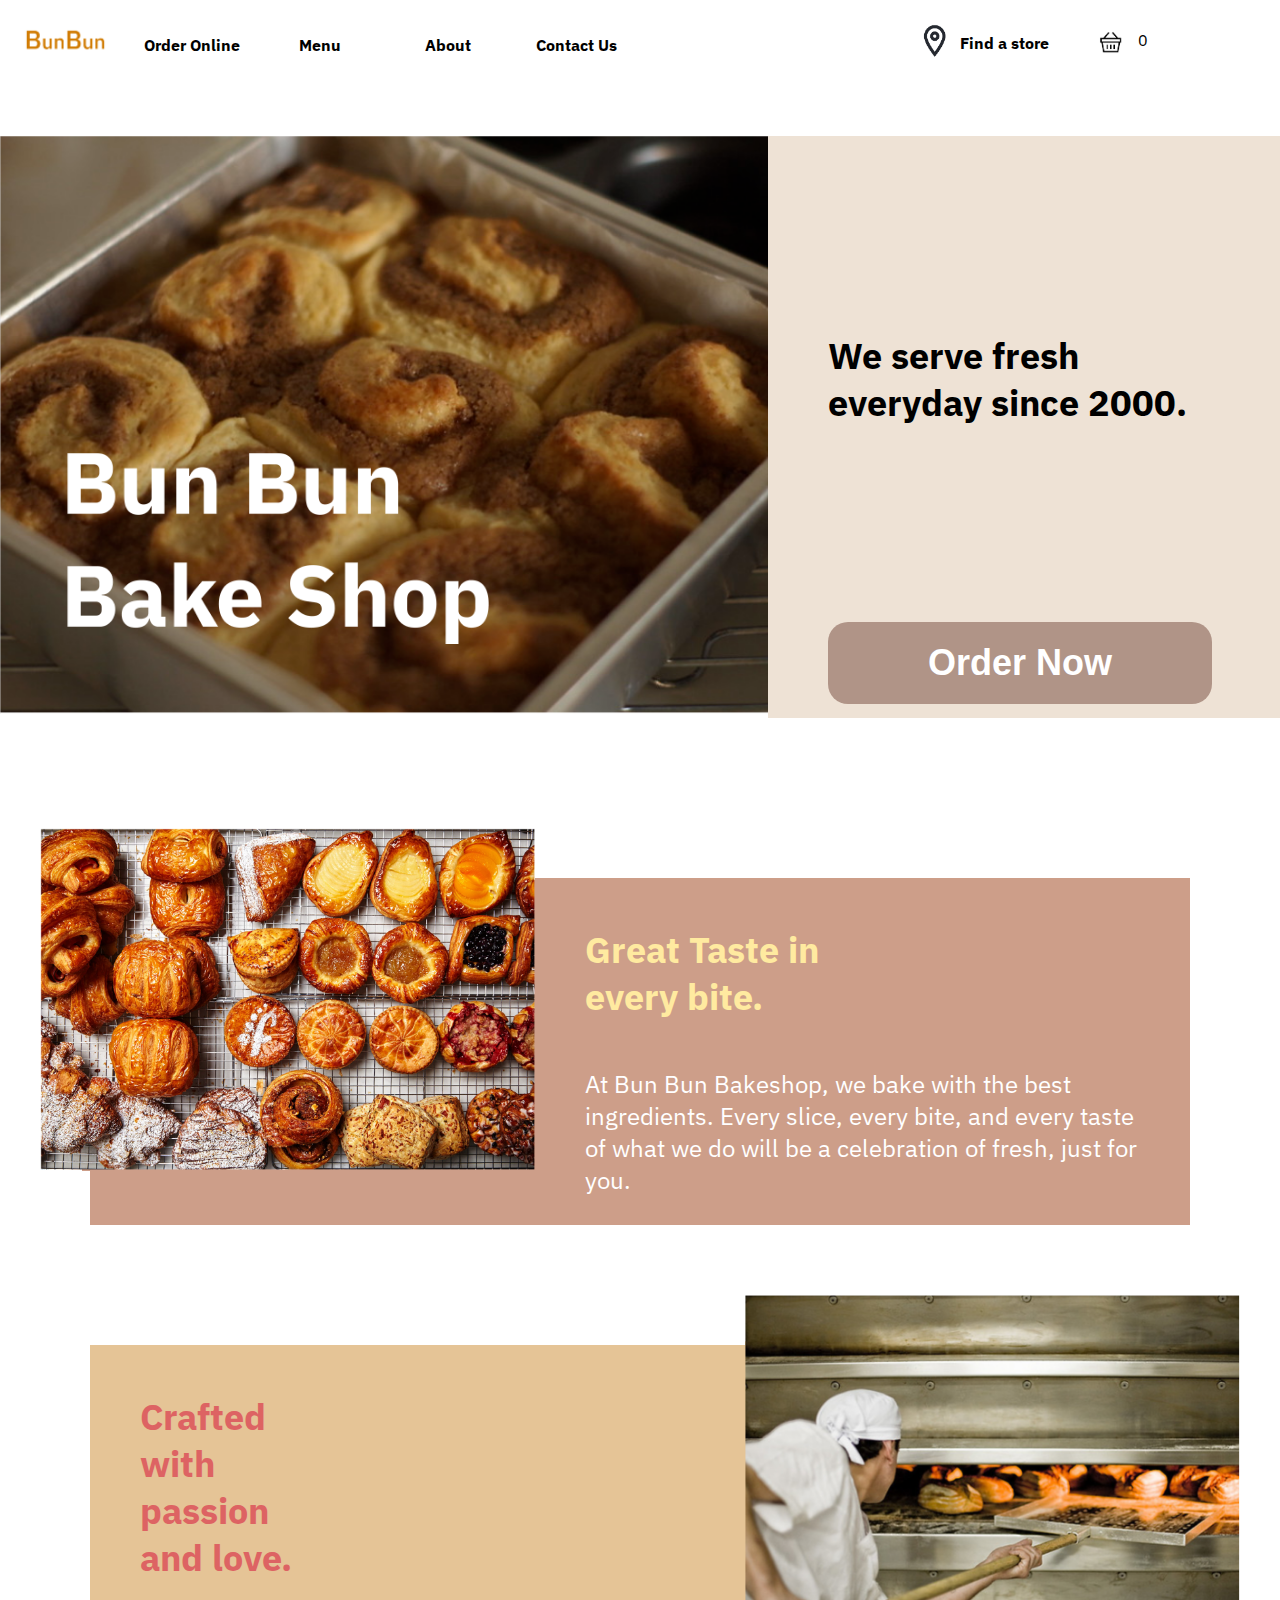
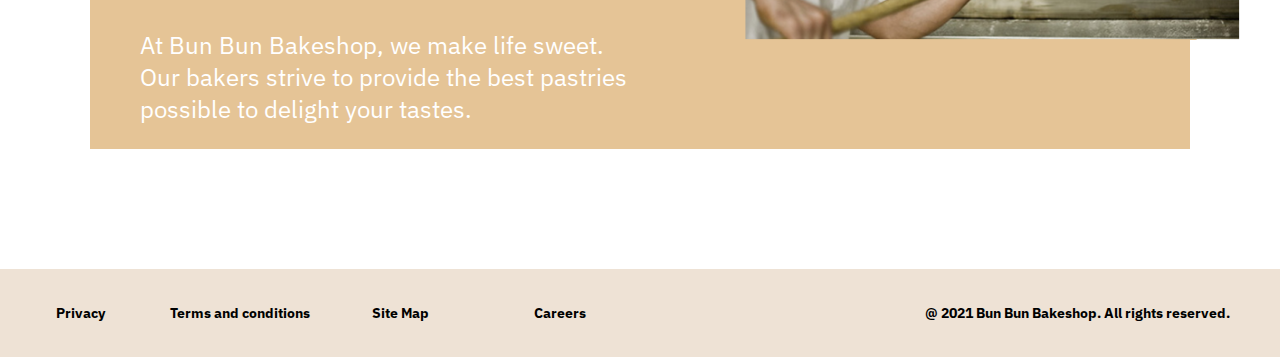
<file: index.html>
<!DOCTYPE html>
<html lang="en">
<head>
  <meta charset="utf-8">
  <meta name="viewport" content="width=device-width, initial-scale=1.0">

  <title>PUI-Homework 5</title>

  <!-- Fonts -->

  <link rel="preconnect" href="https://fonts.gstatic.com">
<link href="https://fonts.googleapis.com/css2?family=IBM+Plex+Sans&display=swap" rel="stylesheet">

  <!-- CSS Code -->
  <link rel="stylesheet" type="text/css" href="style.css">

  <script src="rolls.js"></script>

  <!-- Your JS Code -->
  <script src="main.js"></script>

</head>
<body onload="getQuantity()">


<!-- top navigation bar -->
    <nav class="top-nav">
      <div class="row">
        <div class="first">
          <ul>
            <li>
              <a href="index.html">
                <img class="img" src="img/logo.png" alt="logo image"> 
              </a>
            </li>
            <li>
              <a href=""><b> Order Online </b></a>
            </li>
            <li>
              <a href="products.html"><b> Menu</b></a>
            </li>
            <li>
              <a href=""><b> About </b></a>
            </li>
            <li>
              <a href=""><b> Contact Us </b></a>
            </li>
          </ul>
        </div>
        
        <div class="second">
          <div id="top-right-grid">
            <p> </p>
            <img src="img/location.png" class="img" alt="location icon">
            <p id="top-right-text"> <b> Find a store</b></p>
            <a href="cart.html" id="cartRef">
              <img src="img/icons.png" class="icon-img" alt="icons image">
              <p class="num" id="quantity"> 0 </p>
            </a>
          </div>
        </div>

      </div>
    </nav>



    <!-- landing picture -->
    <div class="row">
      <div class="seven">
        <img src="img/landing_page.png" class="img" alt="landing picture">
      </div>
      <div class="three">
        <br/><br/><br/><br/><br/><br/><br/><br/>
        <h3> We serve fresh everyday since 2000.  </h3>
        <br/><br/><br/><br/><br/><br/><br/><br/>
        <a href="products.html" style="cursor: pointer"> 
          <button id="orderNow"> <b> Order Now </b></button>
        </a>
      </div>

    </div>
    <br/><br/><br/><br/><br/><br/><br/><br/>



    <!-- Great taste in every bite section -->
    <div id="pink_row">
      <div class="left">
        <img src="img/GTIEB.png" id="left_offset" alt="picture of pastry">
      </div>

      <div class="right">
        <h4 id="GTIEB"> <b> </b>Great Taste in every bite. </b></h4>
        <p class="landing_text"> At Bun Bun Bakeshop, we bake with the best ingredients. Every slice, every bite, and every taste of what we do will be a celebration of fresh, just for you.</p>
      </div>

    </div>
    <br/><br/><br/><br/><br/><br/>


  <!-- Crafted with passion and love section -->
    <div id="brown_row">
      <div class="right">
        <h4 id="CWPL" style="margin-left: 50px"> <b> </b>Crafted with passion and love. </b></h4>
        <p class="landing_text" style="margin-left: 50px"> At Bun Bun Bakeshop, we make life sweet. Our bakers strive to provide the best pastries possible to delight your tastes.</p>
      </div>
      <div class="left">
        <img src="img/CWPL.png" id="right_offset" alt="picture of a baker">
      </div>
    </div>

    <br/><br/><br/><br/><br/><br/>

    <!-- footer -->
    <footer>
      <nav class="footer-nav">
        <div class="row">
          <div class="first">
            <ul>
              <li>
                <p> <b> Privacy </b> </p>
              </li>
              <li>
                <p><b> Terms and conditions </b></p>
              </li>
              <li>
                <p><b> Site Map</b></p>
              </li>
              <li>
                <p><b> Careers </b></p>
              </li>
            </ul>
          </div>
          
          <div class="second">
            <p id="reserved"> <b> @ 2021 Bun Bun Bakeshop. All rights reserved. </b></p>
          </div>

        </div>
      </nav>
    </footer>


  </div>
</body>
</html>
</file>
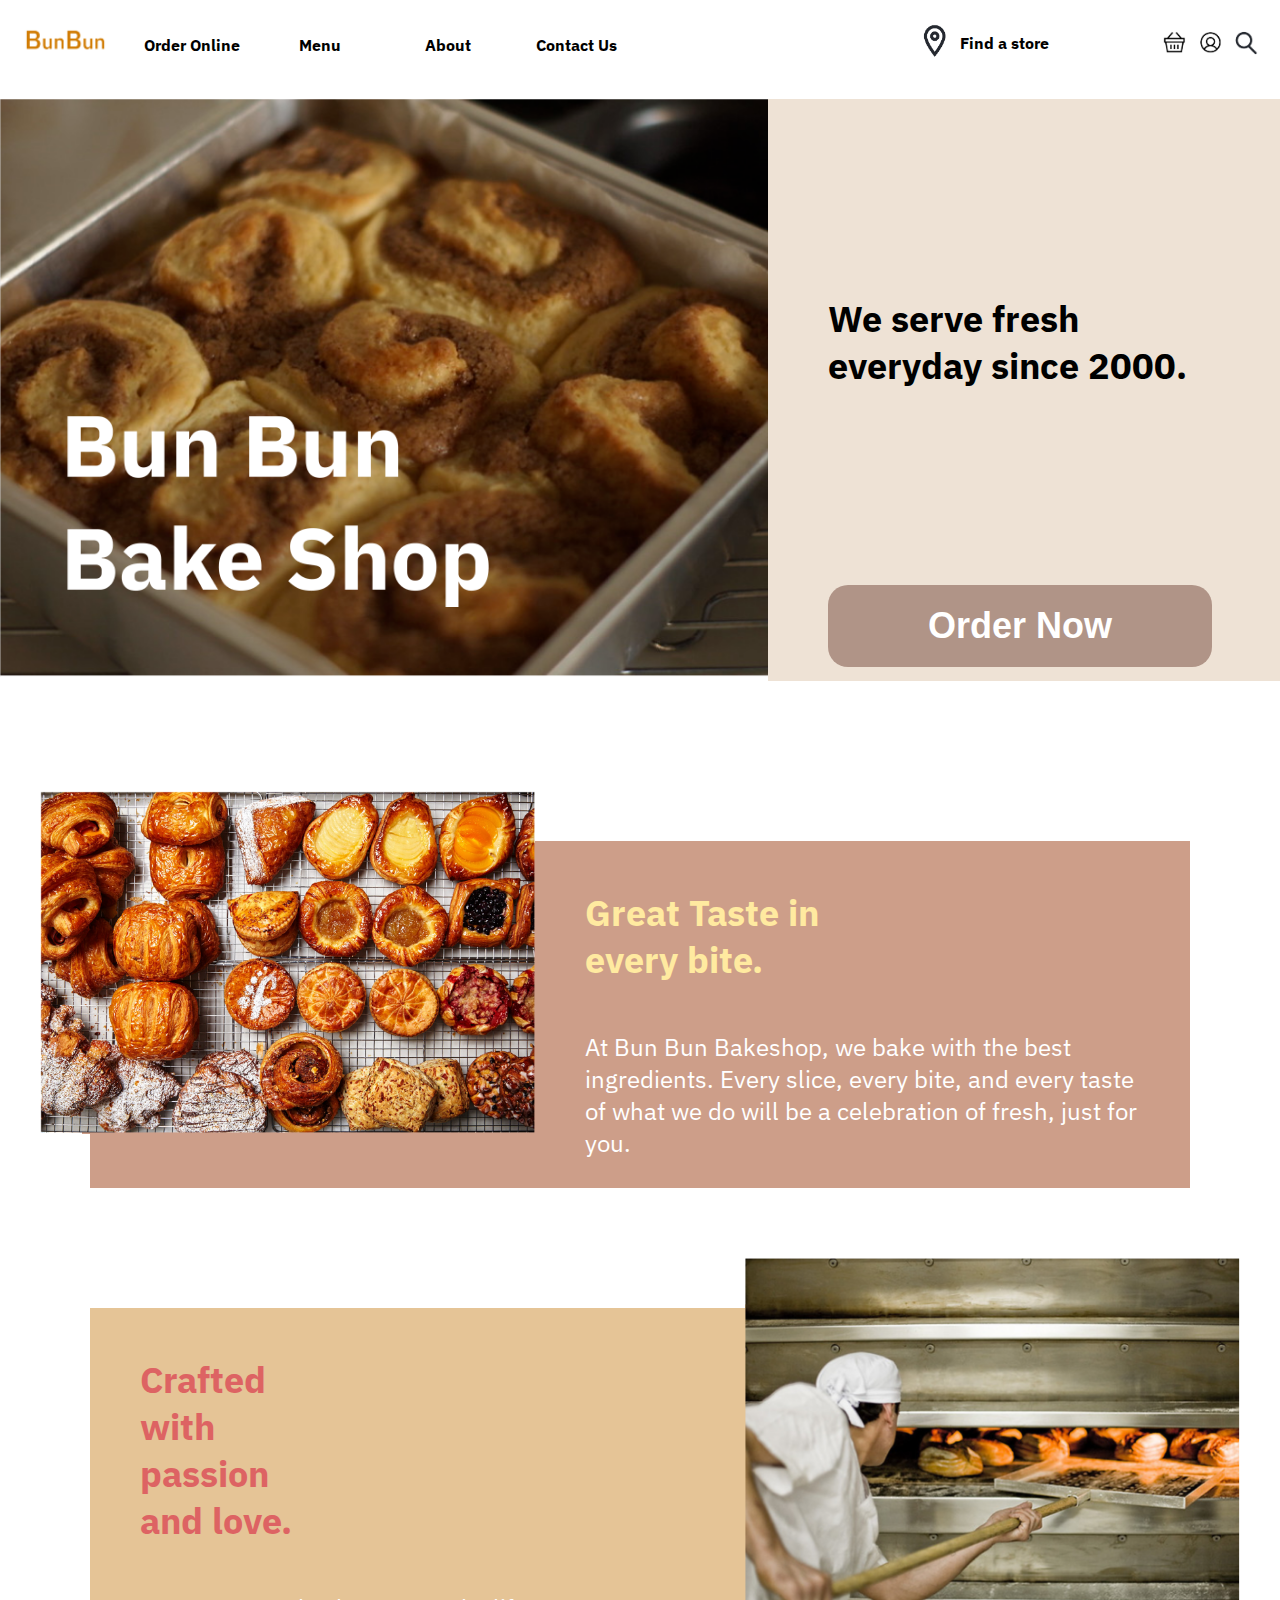
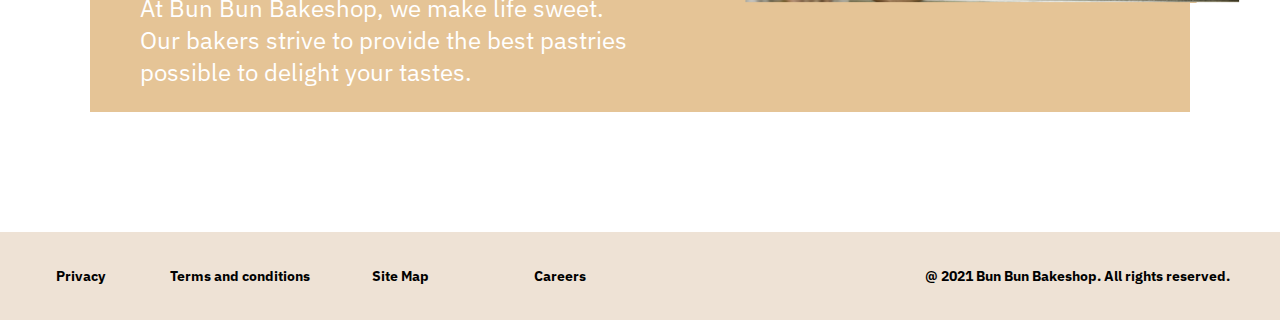
<file: homework_5/index.html>
<!DOCTYPE html>
<html lang="en">
<head>
  <meta charset="utf-8">
  <meta name="viewport" content="width=device-width, initial-scale=1.0">

  <title>PUI-Homework 5</title>

  <!-- Fonts -->

  <link rel="preconnect" href="https://fonts.gstatic.com">
<link href="https://fonts.googleapis.com/css2?family=IBM+Plex+Sans&display=swap" rel="stylesheet">

  <!-- CSS Code -->
  <link rel="stylesheet" type="text/css" href="style.css">



</head>
<body>


<!-- top navigation bar -->
    <nav class="top-nav">
      <div class="row">
        <div class="first">
          <ul>
            <li>
              <a href="index.html">
                <img class="img" src="img/logo.png" alt="logo image"> 
              </a>
            </li>
            <li>
              <a href=""><b> Order Online </b></a>
            </li>
            <li>
              <a href="products.html"><b> Menu</b></a>
            </li>
            <li>
              <a href=""><b> About </b></a>
            </li>
            <li>
              <a href=""><b> Contact Us </b></a>
            </li>
          </ul>
        </div>
        
        <div class="second">
          <div id="top-right-grid">
            <p> </p>
            <img src="img/location.png" class="img" alt="location icon">
            <p id="top-right-text"> <b> Find a store</b></p>
            <img src="img/icons.png" class="img" alt="icons image">

          </div>
        </div>

      </div>
    </nav>



    <!-- landing picture -->
    <div class="row">
      <div class="seven">
        <img src="img/landing_page.png" class="img" alt="landing picture">
      </div>
      <div class="three">
        <br/><br/><br/><br/><br/><br/><br/><br/>
        <h3> We serve fresh everyday since 2000.  </h3>
        <br/><br/><br/><br/><br/><br/><br/><br/>
        <button id="orderNow"> <b> Order Now </b></button>
      </div>

    </div>
    <br/><br/><br/><br/><br/><br/><br/><br/>



    <!-- Great taste in every bite section -->
    <div id="pink_row">
      <div class="left">
        <img src="img/GTIEB.png" id="left_offset" alt="picture of pastry">
      </div>

      <div class="right">
        <h4 id="GTIEB"> <b> </b>Great Taste in every bite. </b></h4>
        <p class="landing_text"> At Bun Bun Bakeshop, we bake with the best ingredients. Every slice, every bite, and every taste of what we do will be a celebration of fresh, just for you.</p>
      </div>

    </div>
    <br/><br/><br/><br/><br/><br/>


  <!-- Crafted with passion and love section -->
    <div id="brown_row">
      <div class="right">
        <h4 id="CWPL" style="margin-left: 50px"> <b> </b>Crafted with passion and love. </b></h4>
        <p class="landing_text" style="margin-left: 50px"> At Bun Bun Bakeshop, we make life sweet. Our bakers strive to provide the best pastries possible to delight your tastes.</p>
      </div>
      <div class="left">
        <img src="img/CWPL.png" id="right_offset" alt="picture of a baker">
      </div>
    </div>

    <br/><br/><br/><br/><br/><br/>

    <!-- footer -->
    <footer>
      <nav class="footer-nav">
        <div class="row">
          <div class="first">
            <ul>
              <li>
                <p> <b> Privacy </b> </p>
              </li>
              <li>
                <p><b> Terms and conditions </b></p>
              </li>
              <li>
                <p><b> Site Map</b></p>
              </li>
              <li>
                <p><b> Careers </b></p>
              </li>
            </ul>
          </div>
          
          <div class="second">
            <p id="reserved"> <b> @ 2021 Bun Bun Bakeshop. All rights reserved. </b></p>
          </div>

        </div>
      </nav>
    </footer>


  </div>
</body>
</html>
</file>
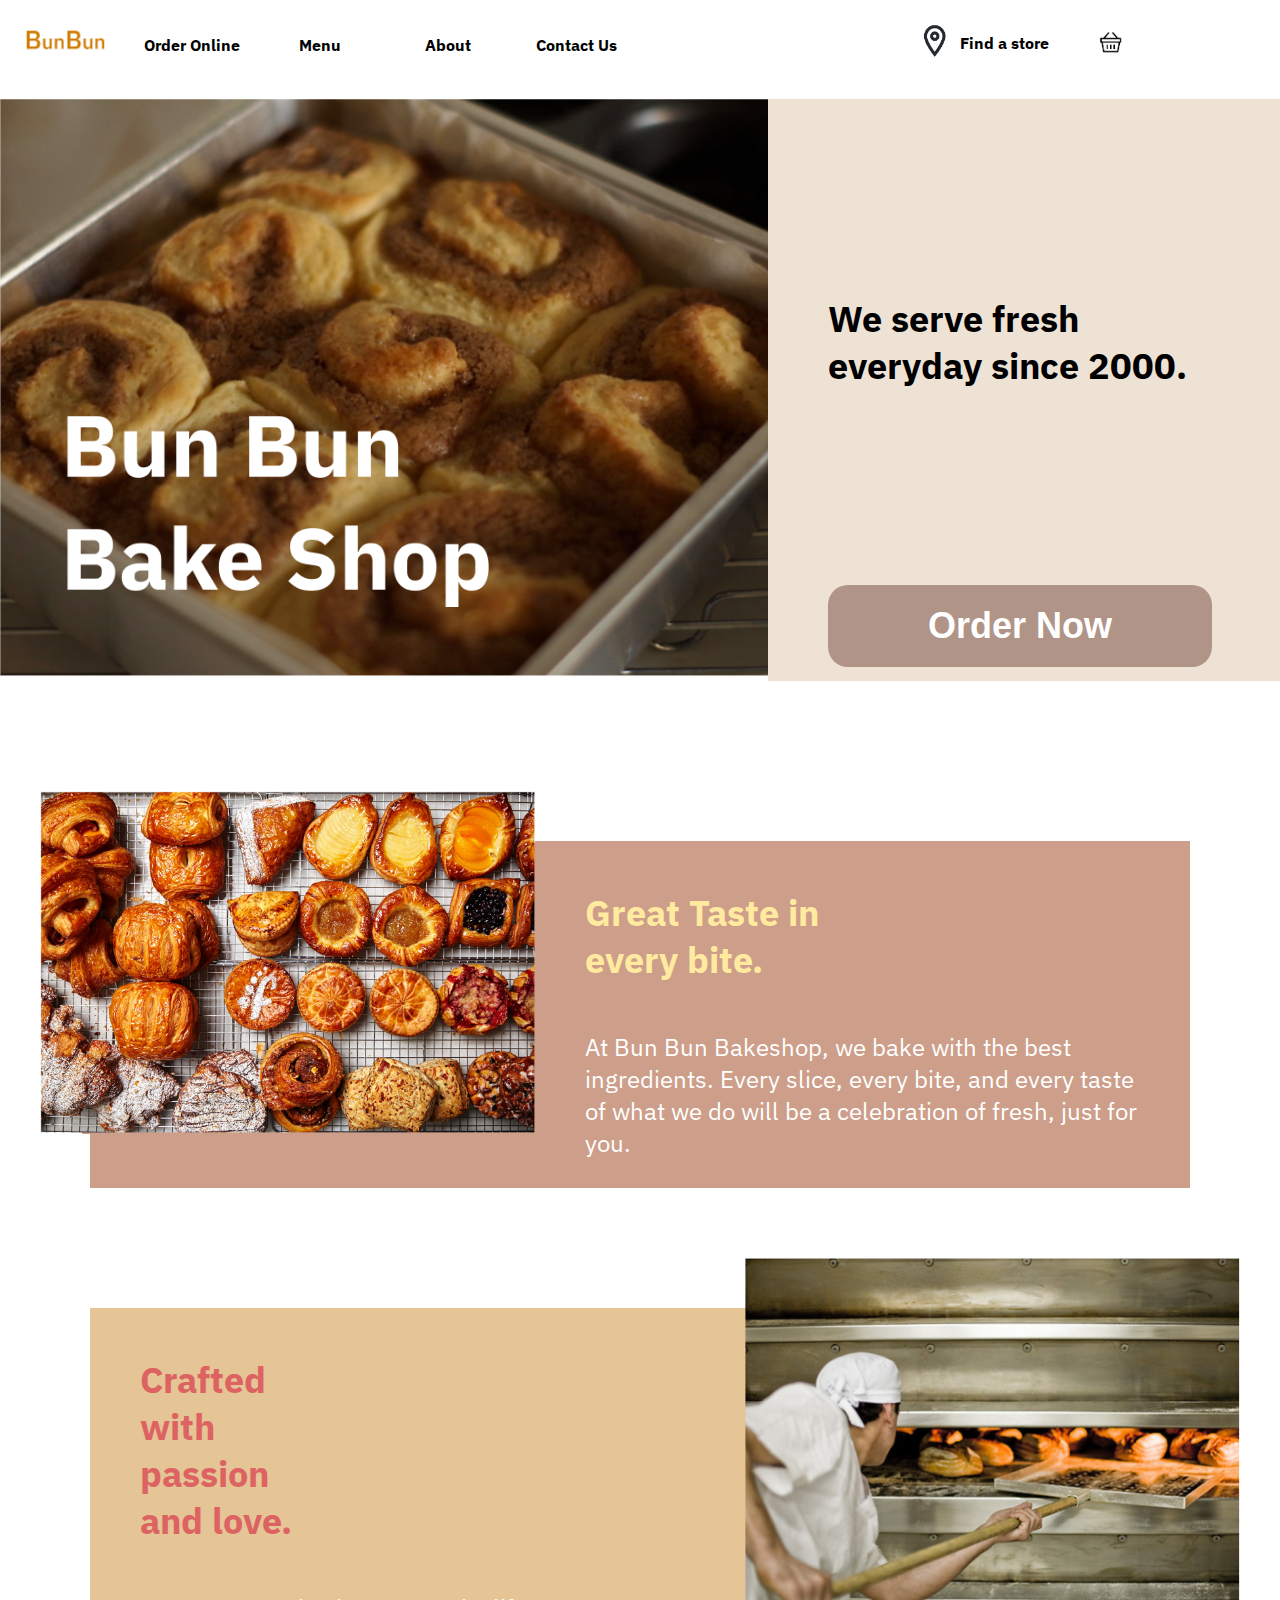
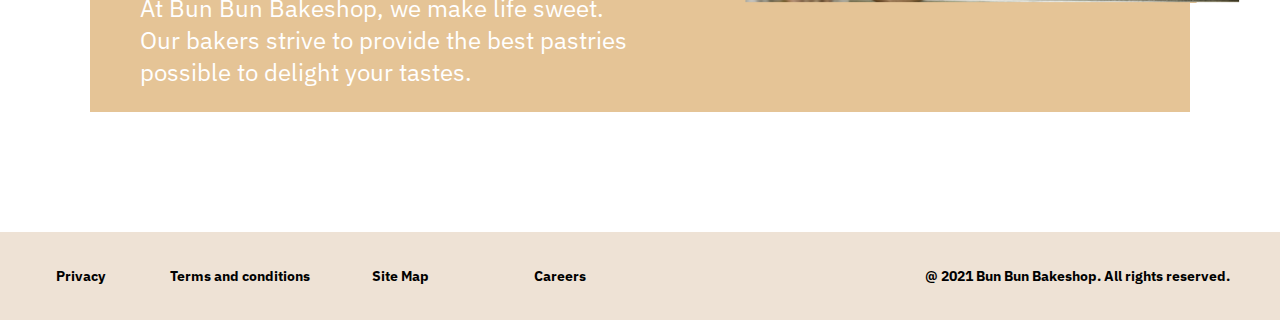
<file: homework_6/index.html>
<!DOCTYPE html>
<html lang="en">
<head>
  <meta charset="utf-8">
  <meta name="viewport" content="width=device-width, initial-scale=1.0">

  <title>PUI-Homework 5</title>

  <!-- Fonts -->

  <link rel="preconnect" href="https://fonts.gstatic.com">
<link href="https://fonts.googleapis.com/css2?family=IBM+Plex+Sans&display=swap" rel="stylesheet">

  <!-- CSS Code -->
  <link rel="stylesheet" type="text/css" href="style.css">

  <script src="rolls.js"></script>

  <!-- Your JS Code -->
  <script src="main.js"></script>

</head>
<body>


<!-- top navigation bar -->
    <nav class="top-nav">
      <div class="row">
        <div class="first">
          <ul>
            <li>
              <a href="index.html">
                <img class="img" src="img/logo.png" alt="logo image"> 
              </a>
            </li>
            <li>
              <a href=""><b> Order Online </b></a>
            </li>
            <li>
              <a href="products.html"><b> Menu</b></a>
            </li>
            <li>
              <a href=""><b> About </b></a>
            </li>
            <li>
              <a href=""><b> Contact Us </b></a>
            </li>
          </ul>
        </div>
        
        <div class="second">
          <div id="top-right-grid">
            <p> </p>
            <img src="img/location.png" class="img" alt="location icon">
            <p id="top-right-text"> <b> Find a store</b></p>
            <img src="img/icons.png" class="icon-img" alt="icons image">

          </div>
        </div>

      </div>
    </nav>



    <!-- landing picture -->
    <div class="row">
      <div class="seven">
        <img src="img/landing_page.png" class="img" alt="landing picture">
      </div>
      <div class="three">
        <br/><br/><br/><br/><br/><br/><br/><br/>
        <h3> We serve fresh everyday since 2000.  </h3>
        <br/><br/><br/><br/><br/><br/><br/><br/>
        <a href="products.html" style="cursor: pointer"> 
          <button id="orderNow"> <b> Order Now </b></button>
        </a>
      </div>

    </div>
    <br/><br/><br/><br/><br/><br/><br/><br/>



    <!-- Great taste in every bite section -->
    <div id="pink_row">
      <div class="left">
        <img src="img/GTIEB.png" id="left_offset" alt="picture of pastry">
      </div>

      <div class="right">
        <h4 id="GTIEB"> <b> </b>Great Taste in every bite. </b></h4>
        <p class="landing_text"> At Bun Bun Bakeshop, we bake with the best ingredients. Every slice, every bite, and every taste of what we do will be a celebration of fresh, just for you.</p>
      </div>

    </div>
    <br/><br/><br/><br/><br/><br/>


  <!-- Crafted with passion and love section -->
    <div id="brown_row">
      <div class="right">
        <h4 id="CWPL" style="margin-left: 50px"> <b> </b>Crafted with passion and love. </b></h4>
        <p class="landing_text" style="margin-left: 50px"> At Bun Bun Bakeshop, we make life sweet. Our bakers strive to provide the best pastries possible to delight your tastes.</p>
      </div>
      <div class="left">
        <img src="img/CWPL.png" id="right_offset" alt="picture of a baker">
      </div>
    </div>

    <br/><br/><br/><br/><br/><br/>

    <!-- footer -->
    <footer>
      <nav class="footer-nav">
        <div class="row">
          <div class="first">
            <ul>
              <li>
                <p> <b> Privacy </b> </p>
              </li>
              <li>
                <p><b> Terms and conditions </b></p>
              </li>
              <li>
                <p><b> Site Map</b></p>
              </li>
              <li>
                <p><b> Careers </b></p>
              </li>
            </ul>
          </div>
          
          <div class="second">
            <p id="reserved"> <b> @ 2021 Bun Bun Bakeshop. All rights reserved. </b></p>
          </div>

        </div>
      </nav>
    </footer>


  </div>
</body>
</html>
</file>
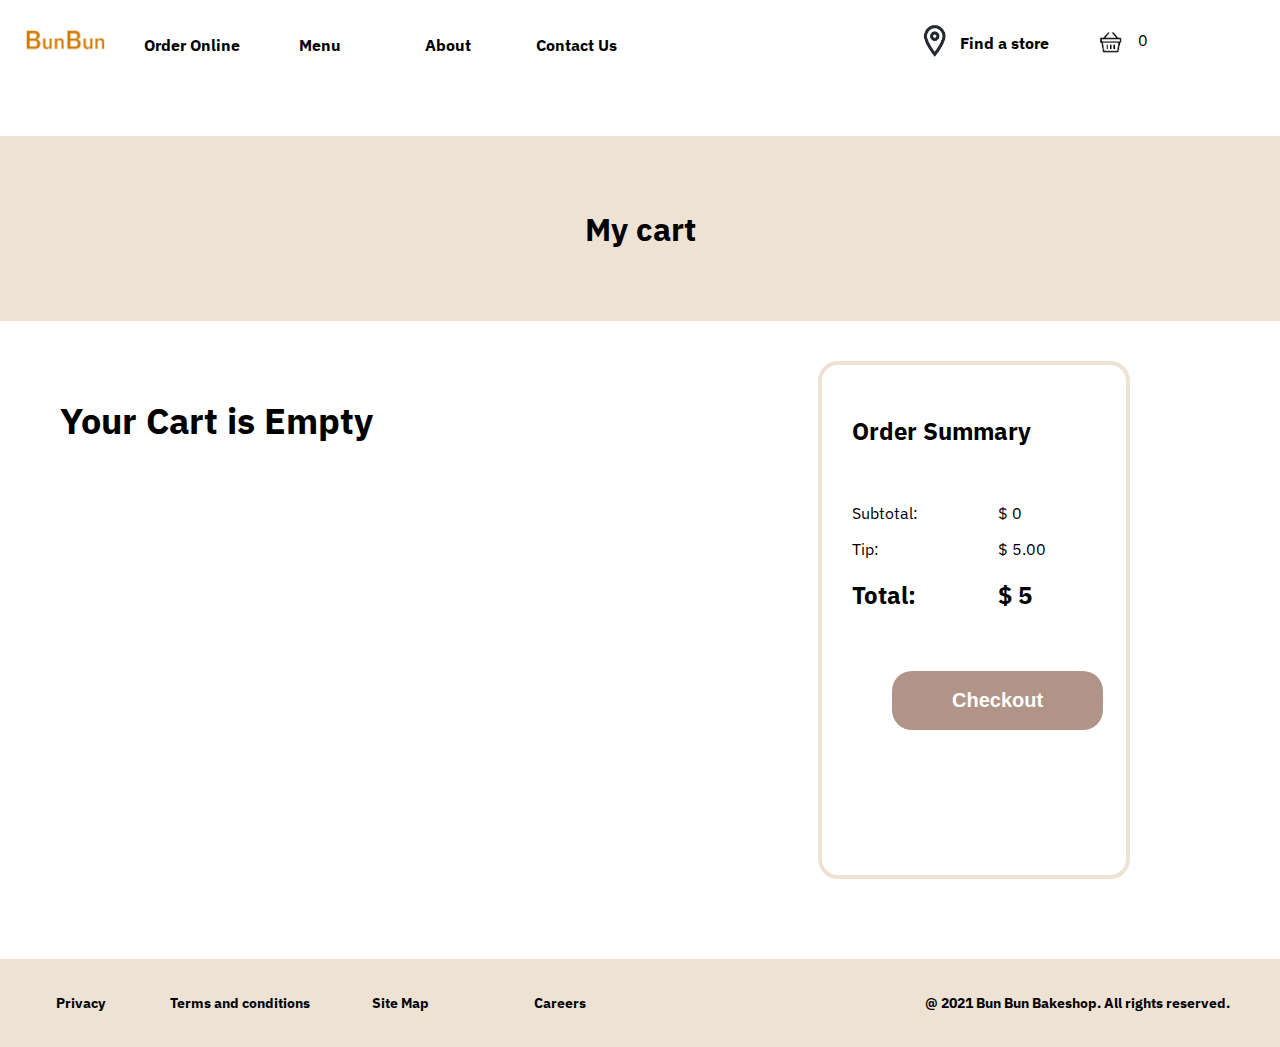
<file: cart.html>
<!DOCTYPE html>
<html lang="en">
<head>
  <meta charset="utf-8">
  <meta name="viewport" content="width=device-width, initial-scale=1.0">

  <title>PUI-Homework 5</title>

  <!-- Fonts -->

  <link rel="preconnect" href="https://fonts.gstatic.com">
<link href="https://fonts.googleapis.com/css2?family=IBM+Plex+Sans&display=swap" rel="stylesheet">

  <!-- CSS Code -->
  <link rel="stylesheet" type="text/css" href="style.css">

  <script src="rolls.js"></script>

  <!-- Your JS Code -->
  <script src="main.js"></script>

</head>
<body onload="drawcart()">


<!-- top navigation bar -->
    <nav class="top-nav">
      <div class="row">
        <div class="first">
          <ul>
            <li>
                <a href="index.html">
                  <img class="img" src="img/logo.png" alt="logo image"> 
                </a>
              </li>
              <a href=""><b> Order Online </b></a>
            </li>
            <li>
              <a href="products.html"><b> Menu</b></a>
            </li>
            <li>
              <a href=""><b> About </b></a>
            </li>
            <li>
              <a href=""><b> Contact Us </b></a>
            </li>
          </ul>
        </div>
        
        <div class="second">
          <div id="top-right-grid">
            <p> </p>
            <img src="img/location.png" class="img" alt="location icon">
            <p id="top-right-text"> <b> Find a store</b></p>
            <a href="cart.html" id="cartRef">
              <img src="img/icons.png" class="icon-img" alt="icons image">
              <p class="num" id="quantity"> 0 </p>
            </a>
          </div>
        </div>

      </div>
    </nav>



<!-- menu banner and options icons-->
    <div id="cart">
        <h1> <b> My cart </b></h1>
    </div>
    <br> <br>

    <div class = "checkout-row">
      <div id="checkout-items">
        <h3 id="empty"> <b>Your Cart is Empty</b></h3>

      </div>
      <div id="summary">
        <h2> <b> Order Summary</b></h2>
        <br>
        <div class="checkout-row">
          <div>
            <p> Subtotal: </p>
            <p> Tip: </p>
            <h2> Total: </h2>
          </div>

          <div>
            <p id="subtotal"> $ 0.00</p>
            <p> $ 5.00</p>
            <h2 id="sum"> $ 0.00 <h2>
          </div>
        </div>
        <br> <br>
        <button id="checkout"> <b> Checkout </b></button>
      </div>

      <br> <br> <br> <br>
    </div>

    <!-- footer -->
    <footer>
      <nav class="footer-nav">
        <div class="row">
          <div class="first">
            <ul>
              <li>
                <p> <b> Privacy </b> </p>
              </li>
              <li>
                <p><b> Terms and conditions </b></p>
              </li>
              <li>
                <p><b> Site Map</b></p>
              </li>
              <li>
                <p><b> Careers </b></p>
              </li>
            </ul>
          </div>
          
          <div class="second">
            <p id="reserved"> <b> @ 2021 Bun Bun Bakeshop. All rights reserved. </b></p>
          </div>

        </div>
      </nav>
    </footer>


  </div>
</body>
</html>
</file>
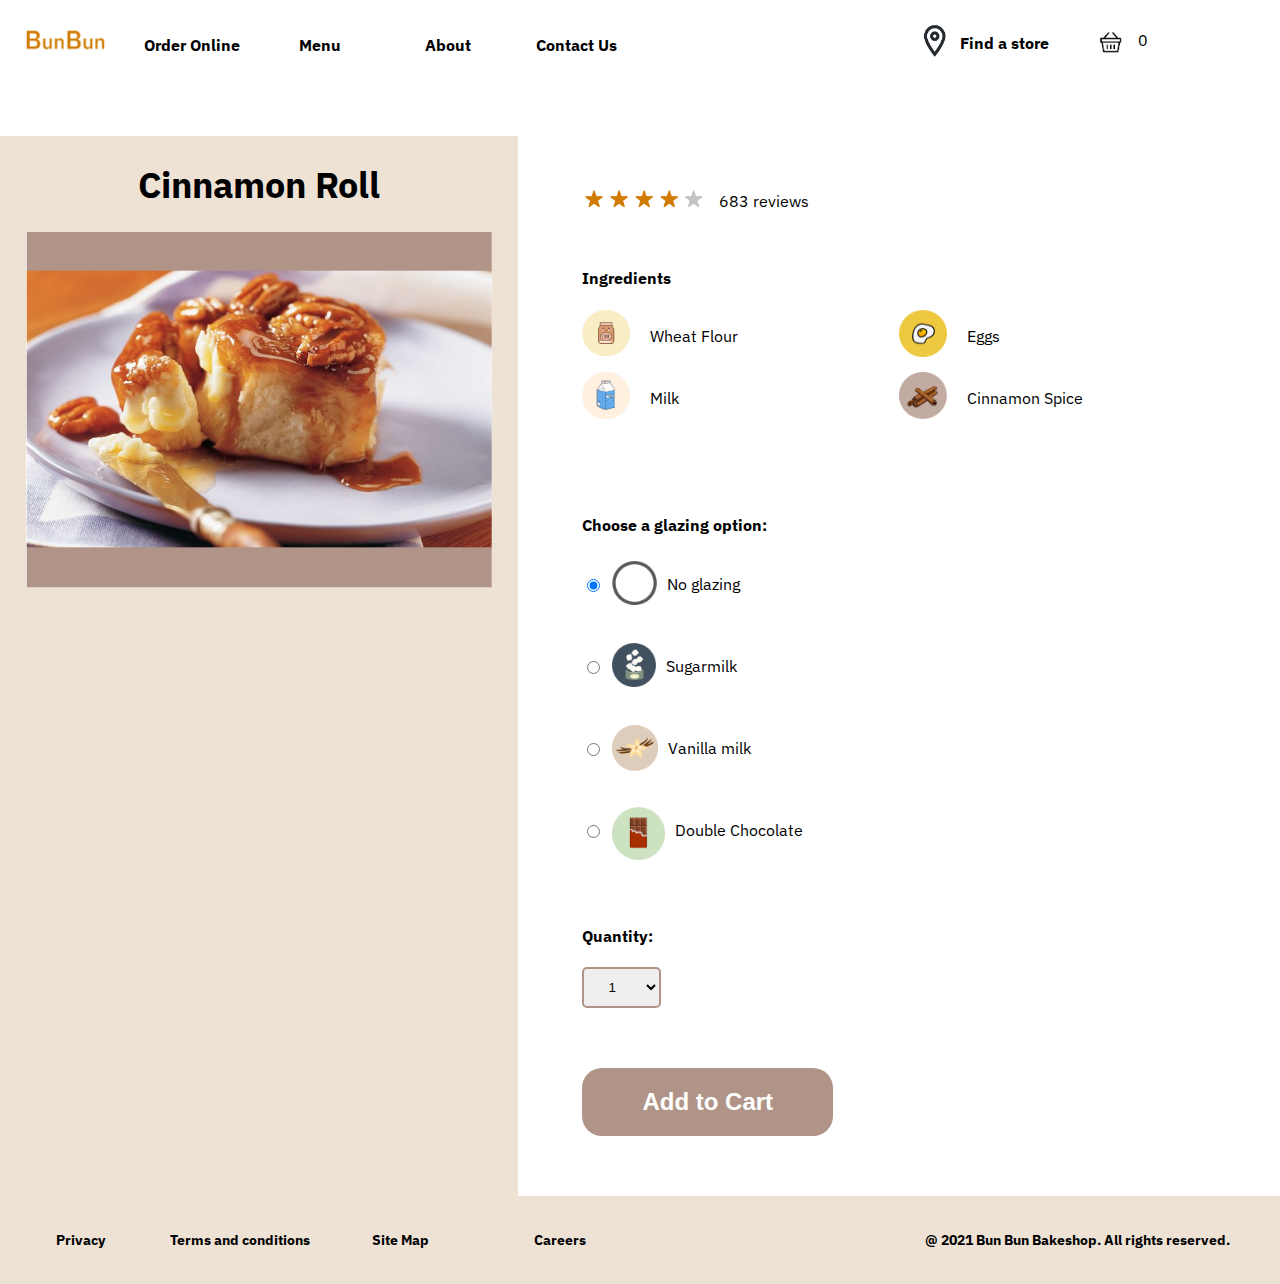
<file: details.html>
<!DOCTYPE html>
<html lang="en">
<head>
  <meta charset="utf-8">
  <meta name="viewport" content="width=device-width, initial-scale=1.0">

  <title>PUI-Homework 5</title>

  <!-- Fonts -->

  <link rel="preconnect" href="https://fonts.gstatic.com">
  <link href="https://fonts.googleapis.com/css2?family=IBM+Plex+Sans&display=swap" rel="stylesheet">

  <!-- CSS Code -->
  <link rel="stylesheet" type="text/css" href="style.css">

  <script src="rolls.js"></script>

  <!-- Your JS Code -->
  <script src="main.js"></script>

</head>
<body onload="initDetail()">


<!-- top navigation bar -->
    <nav class="top-nav">
      <div class="row">
        <div class="first">
          <ul>
            <li>
                <a href="index.html">
                  <img class="img" src="img/logo.png" alt="logo image"> 
                </a>
              </li>
              <a href=""><b> Order Online </b></a>
            </li>
            <li>
              <a href="products.html"><b> Menu</b></a>
            </li>
            <li>
              <a href=""><b> About </b></a>
            </li>
            <li>
              <a href=""><b> Contact Us </b></a>
            </li>
          </ul>
        </div>
        
        <div class="second">
          <div id="top-right-grid">
            <p> </p>
            <img src="img/location.png" class="img" alt="location icon">
            <p id="top-right-text"> <b> Find a store</b></p>
            <a href="cart.html" id="cartRef">
              <img src="img/icons.png" class="icon-img" alt="icons image">
              <p class="num" id="quantity"> 0 </p>
            </a>

          </div>
        </div>

      </div>
    </nav>

    <div id="detail">

    </div>

    <div class="row">
            <!-- left column (product name and picture) -->
        <div class="left" style="background-color: #EEE2D5;">
            <h4 id="sub" class="detail_title" style="color: #9E867B;"></h4>
            <h1 class="detail_title" style="font-size: 36px;"> <b> Cinnamon Roll </b></h1>
            <img src="img/caramel.png" alt="caramel pecan flavored cinnamon roll" id="detail_img">
            <br/><br/><br/><br/><br/><br/><br/>
        </div>
            <!-- right column (detailed product information) -->
        <div class="review_right">
            <p id="desc"></p>
            <h4 id="price"></h4>
            <div id="review">
                <img src="img/ratings.png" alt="ratings" class="img">
                <p id="number"> 683 reviews</p>
            </div>
            <br/>
            <h4> <b> Ingredients </b></h4>
            <div class="row">
              <div class="first">
                  <div class="icons">
                    <img src="img/wheat flour.png" alt ="wheat flour" class="img">
                    <p class="options"> Wheat Flour</p>
                  </div>
                  <div class="icons">
                    <img src="img/milk.png" alt ="milk" class="img">
                    <p class="options"> Milk</p>
                  </div>
              </div>


              <div class="second">
                <div class="icons">
                  <img src="img/egg.png" alt ="eggs" class="img">
                  <p class="options"> Eggs</p>
                </div>
                <div class="icons">
                  <img src="img/cinnamon.png" alt ="cinnamon spice" class="img">
                  <p class="options">Cinnamon Spice</p>
                </div>
              </div>


            </div>

            <br/> <br/> <br/>
            <h4> <b> Choose a glazing option: </b></h4>
            <br/>
            <input type="radio" id="na" name="glazing" value="no glazing" onchange="getGlazing(this.value)" checked>
            <label for="no glazing">
              <div class="icons">
                <img src="img/na.png" alt ="no glazing" class="img_radio">
                <p class="options_radio"> No glazing</p>
              </div>
            </label>
            <input type="radio" id="sugar" name="glazing" value="Sugarmilk" onchange="getGlazing(this.value)">
            <label for="Sugarmilk">
              <div class="icons">
                <img src="img/sugar.png" alt ="sugarmilk" class="img_radio">
                <p class="options_radio"> Sugarmilk</p>
            </div>
            </label>
            <input type="radio" id="vanilla" name="glazing" value="Vanilla Milk" onchange="getGlazing(this.value)">
            <label for="Vanilla Milk">
              <div class="icons">
                <img src="img/vanilla.png" alt ="vanilla milk" class="img_radio">
                <p class="options_radio"> Vanilla milk</p>
            </div>
            </label>
            <input type="radio" id="choco" name="glazing" value="Double Chocolate" onchange="getGlazing(this.value)">
            <label for="Double Chocolate">
              <div class="icons">
                <img src="img/chocolate.png" alt ="double chocolate" class="img_radio">
                <p class="options_radio"> Double Chocolate</p>
            </div>
            </label>

            <h4> <b> Quantity: </b></h4>
            <div>
              <select id="select" onchange="getNumber(this.value)">
                <option value=1 checked> 1</option>
                <option value=3> 3</option>
                <option value=6> 6 </option>
                <option value=12> 12 </option>
              </select>
            </div>

            <br/><br/><br/>
            <a href="cart.html">
              <button id="addToCart" onclick="addToCart()"> <b> Add to Cart
              </b></button>
            </a>



            <br><br><br><br>
        </div>
    </div>
   

    <!-- footer -->
    <footer>
      <nav class="footer-nav">
        <div class="row">
          <div class="first">
            <ul>
              <li>
                <p> <b> Privacy </b> </p>
              </li>
              <li>
                <p><b> Terms and conditions </b></p>
              </li>
              <li>
                <p><b> Site Map</b></p>
              </li>
              <li>
                <p><b> Careers </b></p>
              </li>
            </ul>
          </div>
          
          <div class="second">
            <p id="reserved"> <b> @ 2021 Bun Bun Bakeshop. All rights reserved. </b></p>
          </div>

        </div>
      </nav>
    </footer>


  </div>
</body>
</html>
</file>
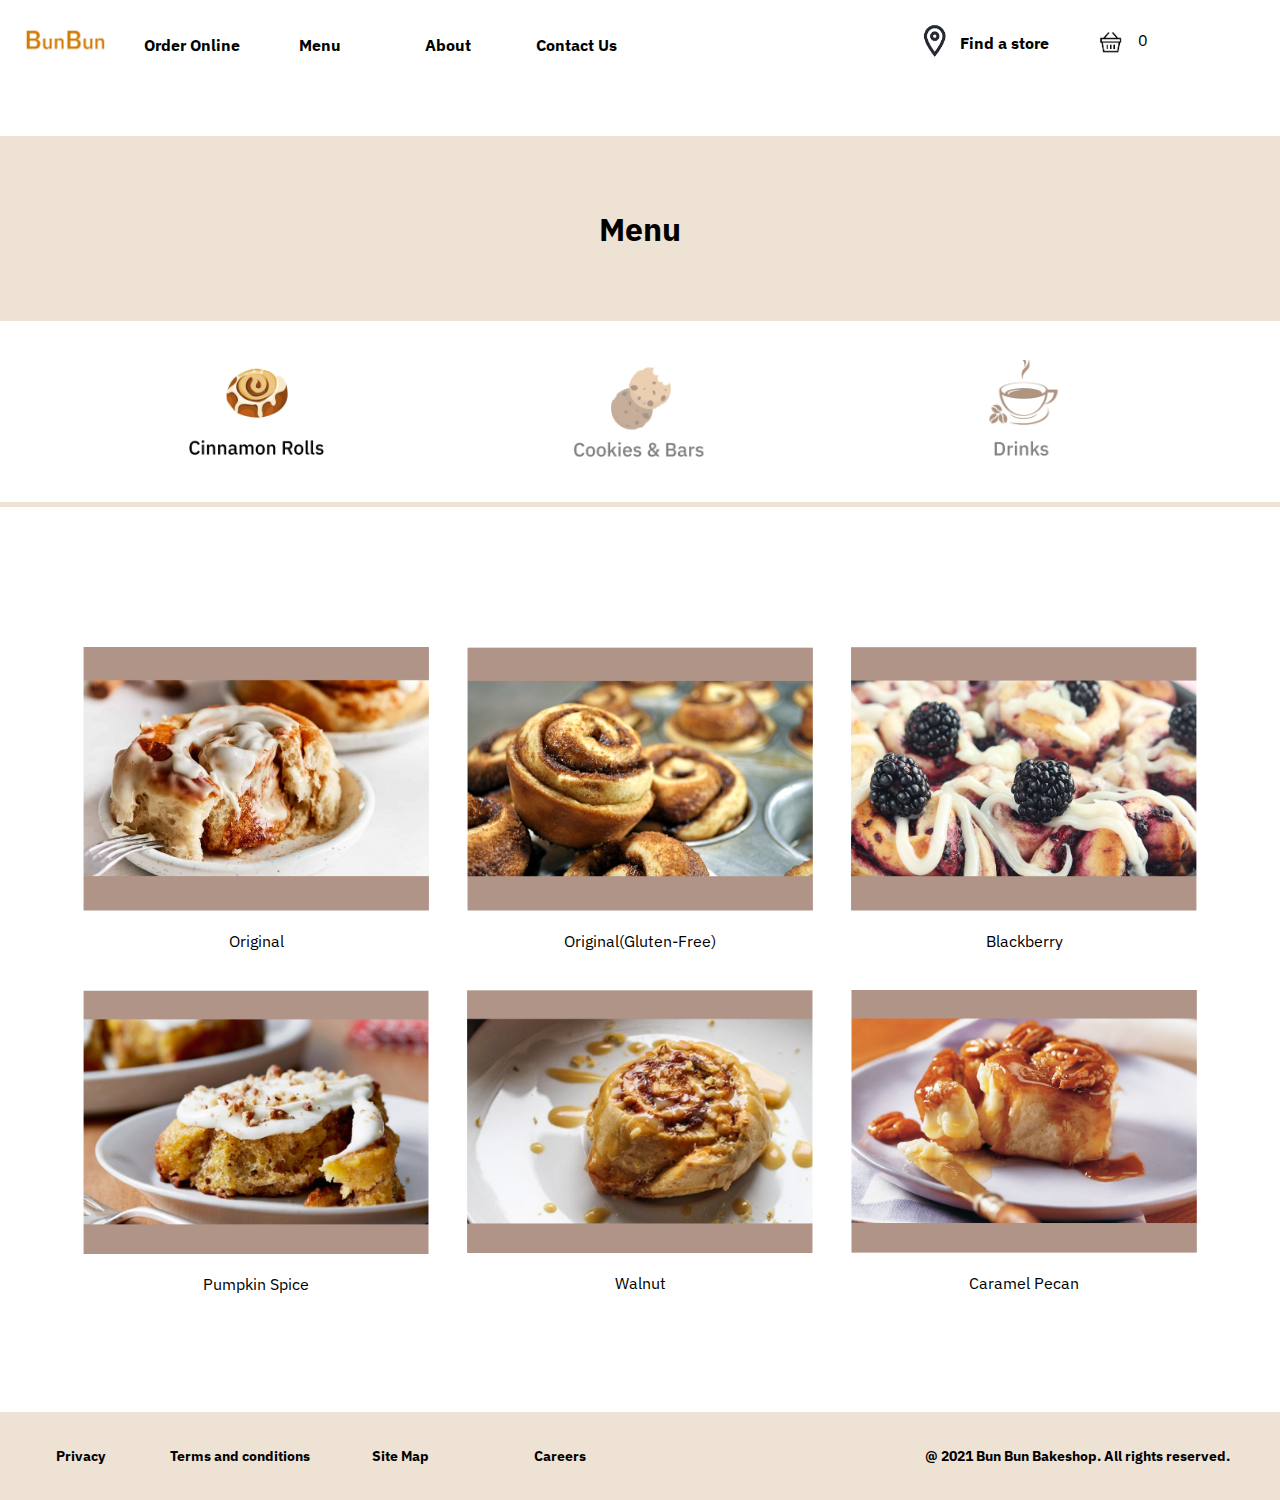
<file: products.html>
<!DOCTYPE html>
<html lang="en">
<head>
  <meta charset="utf-8">
  <meta name="viewport" content="width=device-width, initial-scale=1.0">

  <title>PUI-Homework 5</title>

  <!-- Fonts -->

  <link rel="preconnect" href="https://fonts.gstatic.com">
<link href="https://fonts.googleapis.com/css2?family=IBM+Plex+Sans&display=swap" rel="stylesheet">

  <!-- CSS Code -->
  <link rel="stylesheet" type="text/css" href="style.css">

  <script src="rolls.js"></script>

  <!-- Your JS Code -->
  <script src="main.js"></script>

</head>
<body onload = "getQuantity()">


<!-- top navigation bar -->
    <nav class="top-nav">
      <div class="row">
        <div class="first">
          <ul>
            <li>
                <a href="index.html">
                  <img class="img" src="img/logo.png" alt="logo image"> 
                </a>
              </li>
              <a href=""><b> Order Online </b></a>
            </li>
            <li>
              <a href="products.html"><b> Menu</b></a>
            </li>
            <li>
              <a href=""><b> About </b></a>
            </li>
            <li>
              <a href=""><b> Contact Us </b></a>
            </li>
          </ul>
        </div>
        
        <div class="second">
          <div id="top-right-grid">
            <p> </p>
            <img src="img/location.png" class="img" alt="location icon">
            <p id="top-right-text"> <b> Find a store</b></p>
            <a href="cart.html" id="cartRef">
              <img src="img/icons.png" class="icon-img" alt="icons image">
              <p class="num" id="quantity"> 0 </p>
            </a>
          </div>
        </div>

      </div>
    </nav>



<!-- menu banner and options icons-->
    <div id="menu">
        <h1> <b>Menu </b></h1>
    </div>

    <div class="pictures">
        <img src="img/roll_icon.png" class="icon_img" alt="cinnamon rolls">
        <img src="img/cookie_icon.png" class="icon_img" alt="cookie and bars">
        <img src="img/drink_icon.png" class="icon_img" alt="drinks">
    </div>

    <div id="line"></div>
    <br/><br/><br/><br/><br/><br/><br/>

    <!-- two rows of cinnamon rolls -->
    <div class="pictures">
        <div class="item">
            <img src="img/original.png" class="menu_img" alt="original flavor" onclick="getIndex(0)">
            <p class="menu_text"> Original</p>
        </div>

        <div class="item">
            <img src="img/gluten free.png" class="menu_img" alt="original flavor(gluten free)" onclick="getIndex(1)">
            <p class="menu_text"> Original(Gluten-Free)</p>
        </div>

        <div class="item">
            <img src="img/blackberry.png" class="menu_img" alt="blackberry flavor" onclick="getIndex(2)">
            <p class="menu_text"> Blackberry</p>
        </div>

        <div class="item">
            <img src="img/pumpkin.png" class="menu_img" alt="Pumpkin Spice" onclick="getIndex(3)">
            <p class="menu_text"> Pumpkin Spice</p>
        </div>

        <div class="item">
            <img src="img/walnut.png" class="menu_img" alt="walnut flavor" onclick="getIndex(4)">
            <p class="menu_text"> Walnut</p>
        </div>

        <div class="item">
            <img src="img/caramel.png" class="menu_img" alt="caramel pecan" onclick="getIndex(5)">
            <p class="menu_text"> Caramel Pecan</p>
        </div>


        <br/><br/><br/><br/>



    </div>

    <!-- footer -->
    <footer>
      <nav class="footer-nav">
        <div class="row">
          <div class="first">
            <ul>
              <li>
                <p> <b> Privacy </b> </p>
              </li>
              <li>
                <p><b> Terms and conditions </b></p>
              </li>
              <li>
                <p><b> Site Map</b></p>
              </li>
              <li>
                <p><b> Careers </b></p>
              </li>
            </ul>
          </div>
          
          <div class="second">
            <p id="reserved"> <b> @ 2021 Bun Bun Bakeshop. All rights reserved. </b></p>
          </div>

        </div>
      </nav>
    </footer>


  </div>
</body>
</html>
</file>
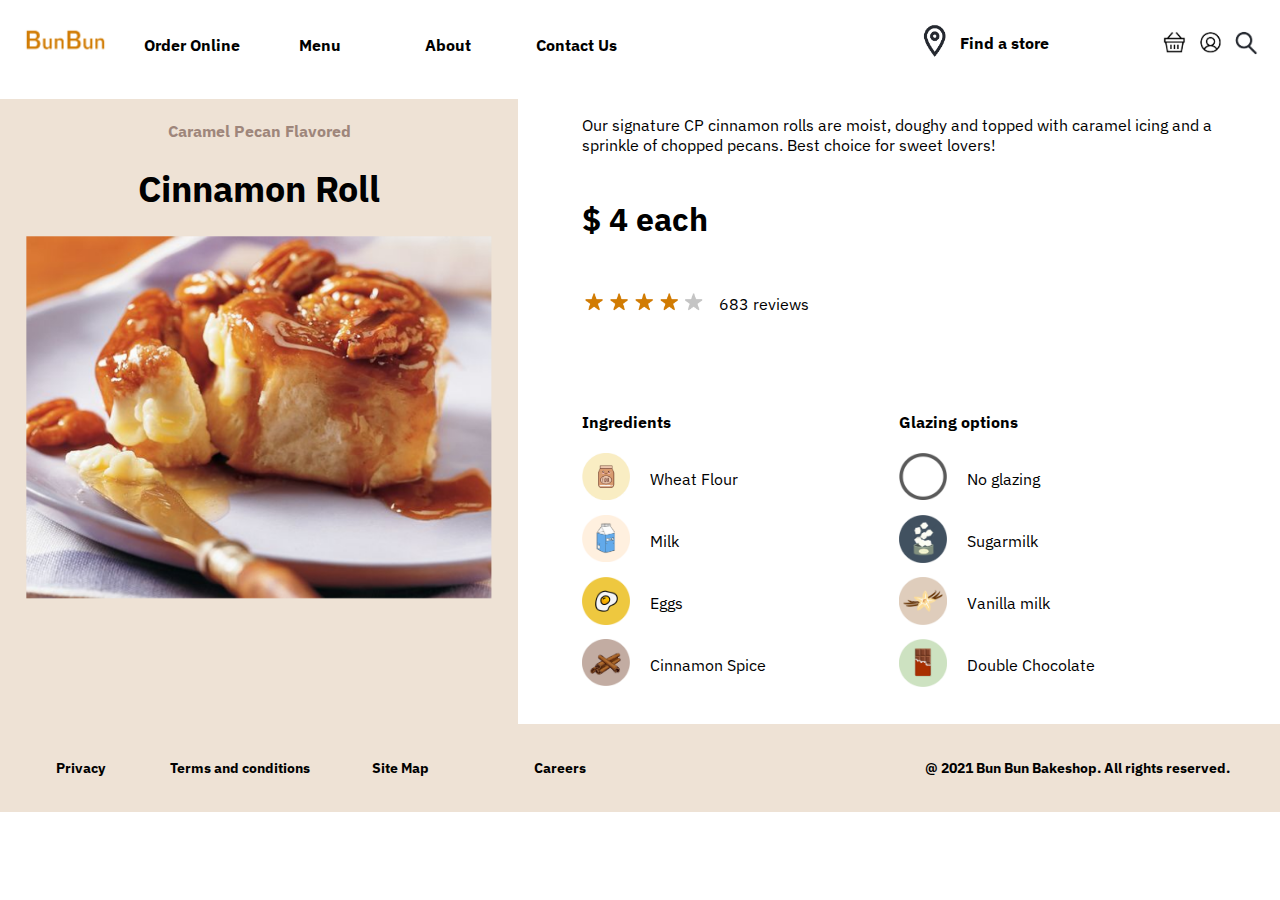
<file: homework_5/details.html>
<!DOCTYPE html>
<html lang="en">
<head>
  <meta charset="utf-8">
  <meta name="viewport" content="width=device-width, initial-scale=1.0">

  <title>PUI-Homework 5</title>

  <!-- Fonts -->

  <link rel="preconnect" href="https://fonts.gstatic.com">
<link href="https://fonts.googleapis.com/css2?family=IBM+Plex+Sans&display=swap" rel="stylesheet">

  <!-- CSS Code -->
  <link rel="stylesheet" type="text/css" href="style.css">

</head>
<body>


<!-- top navigation bar -->
    <nav class="top-nav">
      <div class="row">
        <div class="first">
          <ul>
            <li>
                <a href="index.html">
                  <img class="img" src="img/logo.png" alt="logo image"> 
                </a>
              </li>
              <a href=""><b> Order Online </b></a>
            </li>
            <li>
              <a href="products.html"><b> Menu</b></a>
            </li>
            <li>
              <a href=""><b> About </b></a>
            </li>
            <li>
              <a href=""><b> Contact Us </b></a>
            </li>
          </ul>
        </div>
        
        <div class="second">
          <div id="top-right-grid">
            <p> </p>
            <img src="img/location.png" class="img" alt="location icon">
            <p id="top-right-text"> <b> Find a store</b></p>
            <img src="img/icons.png" class="img" alt="icons image">

          </div>
        </div>

      </div>
    </nav>

    <div class="row">
            <!-- left column (product name and picture) -->
        <div class="left" style="background-color: #EEE2D5;">
            <h4 class="detail_title" style="color: #9E867B;"> Caramel Pecan Flavored</h4>
            <h1 class="detail_title" style="font-size: 36px;"> <b> Cinnamon Roll </b></h1>
            <img src="img/pecan-big.png" alt="caramel pecan flavored cinnamon roll" id="detail_img">
            <br/><br/><br/><br/><br/><br/><br/>
        </div>
            <!-- right column (detailed product information) -->
        <div class="review_right">
            <p> Our signature CP cinnamon rolls are moist, doughy and topped with caramel icing and a sprinkle of chopped pecans. Best choice for sweet lovers!</p>
            <h4 id="price"> $ 4 each </h4>
            <div id="review">
                <img src="img/ratings.png" alt="ratings" class="img">
                <p id="number"> 683 reviews</p>
            </div>
            <br/><br/><br/>
            <div class="row">
                <!-- ingredients column -->
                <div class="first">
                    <h4><b> Ingredients </b></h4>
                    <div class="icons">
                        <img src="img/wheat flour.png" alt ="wheat flour" class="img">
                        <p class="options"> Wheat Flour</p>
                    </div>
                    <div class="icons">
                        <img src="img/milk.png" alt ="milk" class="img">
                        <p class="options"> Milk</p>
                    </div>
                    <div class="icons">
                        <img src="img/egg.png" alt ="eggs" class="img">
                        <p class="options"> Eggs</p>
                    </div>
                    <div class="icons">
                        <img src="img/cinnamon.png" alt ="cinnamon spice" class="img">
                        <p class="options">Cinnamon Spice</p>
                    </div>

                </div>

                <!-- glazing options column -->
                <div class="second">
                    <h4> <b> Glazing options </b></h4>
                    <div class="icons">
                        <img src="img/na.png" alt ="no glazing" class="img">
                        <p class="options"> No glazing</p>
                    </div>
                    <div class="icons">
                        <img src="img/sugar.png" alt ="sugarmilk" class="img">
                        <p class="options"> Sugarmilk</p>
                    </div>
                    <div class="icons">
                        <img src="img/vanilla.png" alt ="vanilla milk" class="img">
                        <p class="options"> Vanilla milk</p>
                    </div>
                    <div class="icons">
                        <img src="img/chocolate.png" alt ="double chocolate" class="img">
                        <p class="options">Double Chocolate</p>
                    </div>
                </div>
            </div>

        </div>
    </div>
   

    <!-- footer -->
    <footer>
      <nav class="footer-nav">
        <div class="row">
          <div class="first">
            <ul>
              <li>
                <p> <b> Privacy </b> </p>
              </li>
              <li>
                <p><b> Terms and conditions </b></p>
              </li>
              <li>
                <p><b> Site Map</b></p>
              </li>
              <li>
                <p><b> Careers </b></p>
              </li>
            </ul>
          </div>
          
          <div class="second">
            <p id="reserved"> <b> @ 2021 Bun Bun Bakeshop. All rights reserved. </b></p>
          </div>

        </div>
      </nav>
    </footer>


  </div>
</body>
</html>
</file>
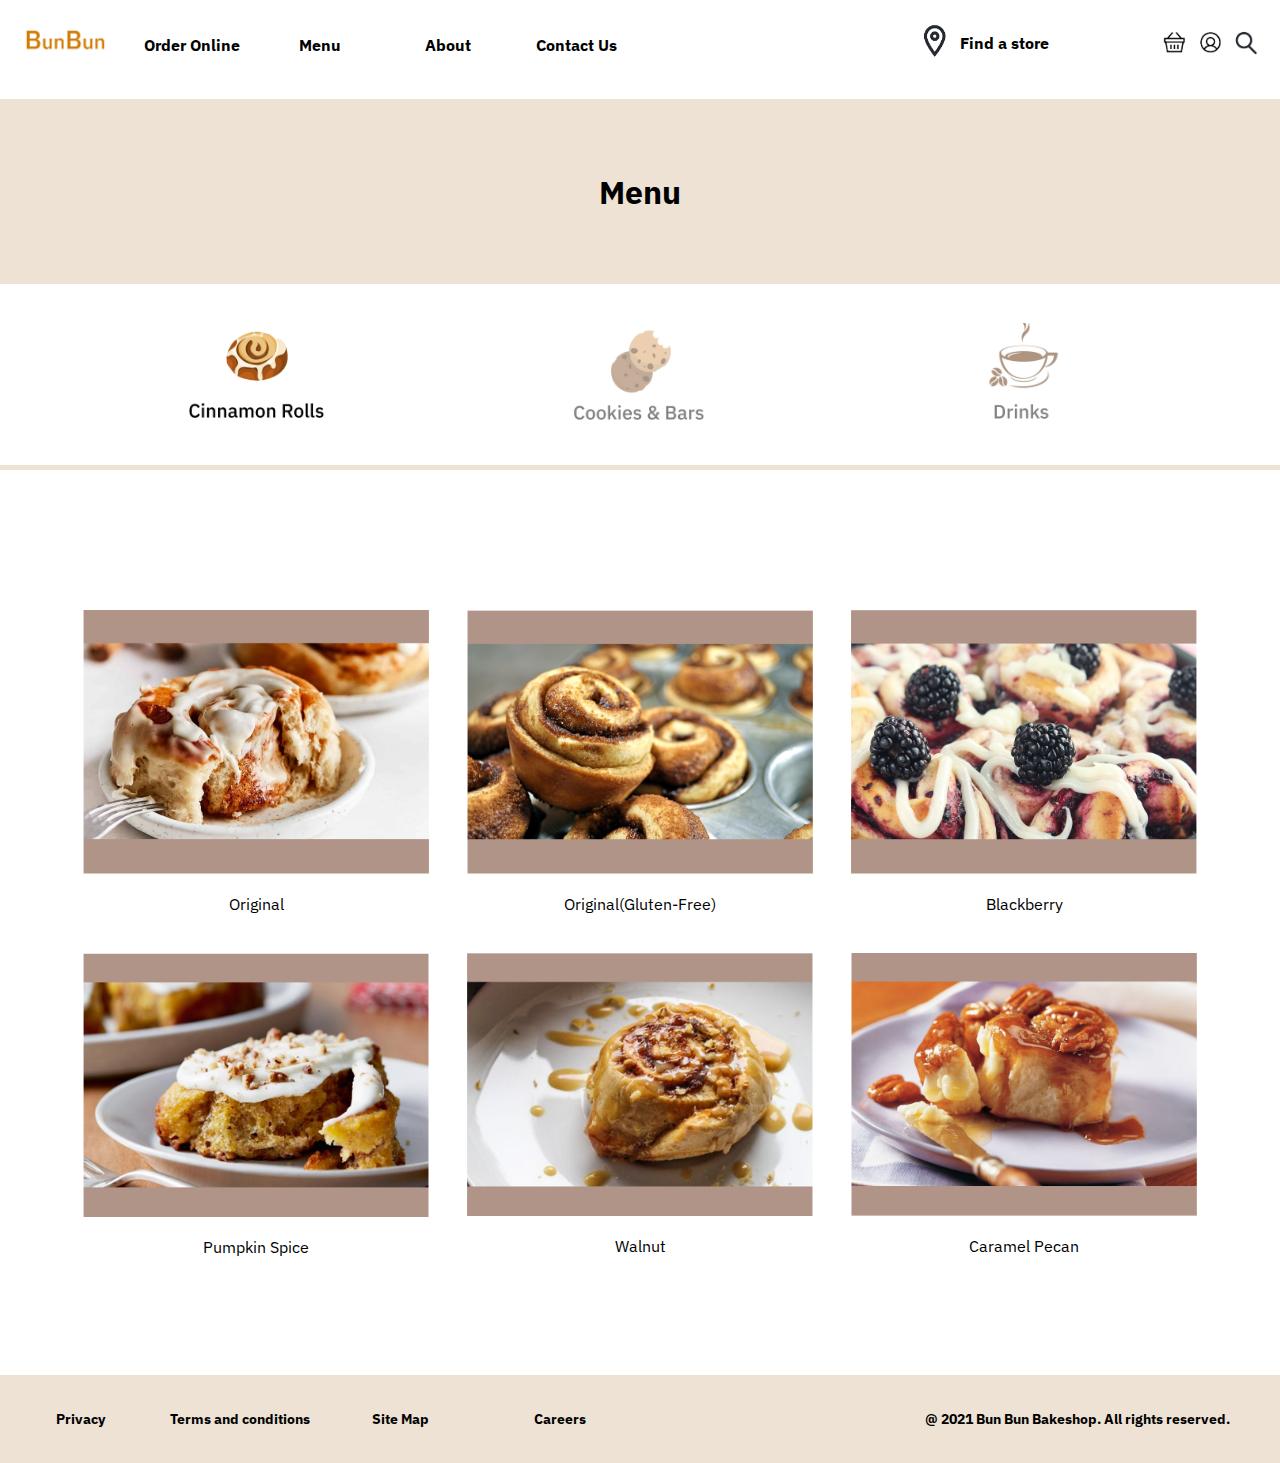
<file: homework_5/products.html>
<!DOCTYPE html>
<html lang="en">
<head>
  <meta charset="utf-8">
  <meta name="viewport" content="width=device-width, initial-scale=1.0">

  <title>PUI-Homework 5</title>

  <!-- Fonts -->

  <link rel="preconnect" href="https://fonts.gstatic.com">
<link href="https://fonts.googleapis.com/css2?family=IBM+Plex+Sans&display=swap" rel="stylesheet">

  <!-- CSS Code -->
  <link rel="stylesheet" type="text/css" href="style.css">

</head>
<body>


<!-- top navigation bar -->
    <nav class="top-nav">
      <div class="row">
        <div class="first">
          <ul>
            <li>
                <a href="index.html">
                  <img class="img" src="img/logo.png" alt="logo image"> 
                </a>
              </li>
              <a href=""><b> Order Online </b></a>
            </li>
            <li>
              <a href="products.html"><b> Menu</b></a>
            </li>
            <li>
              <a href=""><b> About </b></a>
            </li>
            <li>
              <a href=""><b> Contact Us </b></a>
            </li>
          </ul>
        </div>
        
        <div class="second">
          <div id="top-right-grid">
            <p> </p>
            <img src="img/location.png" class="img" alt="location icon">
            <p id="top-right-text"> <b> Find a store</b></p>
            <img src="img/icons.png" class="img" alt="icons image">

          </div>
        </div>

      </div>
    </nav>



<!-- menu banner and options icons-->
    <div id="menu">
        <h1> <b>Menu </b></h1>
    </div>

    <div class="pictures">
        <img src="img/roll_icon.png" class="icon_img" alt="cinnamon rolls">
        <img src="img/cookie_icon.png" class="icon_img" alt="cookie and bars">
        <img src="img/drink_icon.png" class="icon_img" alt="drinks">
    </div>

    <div id="line"></div>
    <br/><br/><br/><br/><br/><br/><br/>

    <!-- two rows of cinnamon rolls -->
    <div class="pictures">
        <div class="item">
            <img src="img/original.png" class="menu_img" alt="original flavor">
            <p class="menu_text"> Original</p>
        </div>

        <div class="item">
            <img src="img/gluten free.png" class="menu_img" alt="original flavor(gluten free)">
            <p class="menu_text"> Original(Gluten-Free)</p>
        </div>

        <div class="item">
            <img src="img/blackberry.png" class="menu_img" alt="blackberry flavor">
            <p class="menu_text"> Blackberry</p>
        </div>

        <div class="item">
            <img src="img/pumpkin.png" class="menu_img" alt="Pumpkin Spice">
            <p class="menu_text"> Pumpkin Spice</p>
        </div>

        <div class="item">
            <img src="img/walnut.png" class="menu_img" alt="walnut flavor">
            <p class="menu_text"> Walnut</p>
        </div>

        <div class="item">
            <a href="details.html" style="text-decoration: none;">
                <img src="img/caramel.png" class="menu_img" alt="caramel pecan">
                <p class="menu_text"> Caramel Pecan</p>
            </a>
        </div>


        <br/><br/><br/><br/>



    </div>

    <!-- footer -->
    <footer>
      <nav class="footer-nav">
        <div class="row">
          <div class="first">
            <ul>
              <li>
                <p> <b> Privacy </b> </p>
              </li>
              <li>
                <p><b> Terms and conditions </b></p>
              </li>
              <li>
                <p><b> Site Map</b></p>
              </li>
              <li>
                <p><b> Careers </b></p>
              </li>
            </ul>
          </div>
          
          <div class="second">
            <p id="reserved"> <b> @ 2021 Bun Bun Bakeshop. All rights reserved. </b></p>
          </div>

        </div>
      </nav>
    </footer>


  </div>
</body>
</html>
</file>
<file: style.css>
body{
    margin: 0;
    font-family: 'IBM Plex Sans', sans-serif;
}

/* index page style */


#brown_row {
    display: flex;
    margin-left: 7%;
    margin-right: 7%;
    background-color: #E5C496;
}

#cartRef {
    text-align: left;
}
#CWPL{
    font-size: 36px;
    color: #DD6363;
    margin-right: 60%;
}

.first {
    float: left;
    width: 50%;
}

.footer-nav ul{
    display: grid;
    padding: 0;
    list-style: none;
    background: #EEE2D5;
    line-height: 60px;
    grid-template-columns: repeat(4, 1fr);
    font-size: 14px;
    margin: 0;
}


.footer-nav p{
    display: block;
    text-align: center;
    color: black;
    text-decoration: none;
}

#GTIEB{
    font-size: 36px;
    color: #FFEAA0;
    margin-right: 60%;
}

h3 {
    font-size: 36px;
    padding-left: 60px;
    padding-right: 60px;
}

.img {
    width: 100%;
}

.icon-img {
    width: 100%;
}

.left {
    float: left;
    width: 45%;
}

#left_offset {
    width: 100%;
    margin-left:-50px;
    margin-top: -50px;
    margin-bottom: 50px;
}

.landing_text {
    font-size: 24px;
    color: white;
    margin-right: 50px;
}


#orderNow {
    margin-left: 60px;
    padding-top: 20px;
    padding-bottom: 20px;
    padding-left: 100px;
    padding-right: 100px;
    font-size: 36px;
    background-color: #B09487;
    color: white;
    font-style: bold;
    border-radius: 20px;
    border: none;
    curosr:pointer;
}

#pink_row {
    display: flex;
    margin-left: 7%;
    margin-right: 7%;
    background-color: #CD9E89;
}

#reserved {
    /* display: grid; */
    /* padding: 0; */
    background: #EEE2D5;
    line-height: 88px;
    /* grid-template-columns: repeat(4, 1fr); */
    font-size: 14px;
    margin: 0;
    text-align: right;
    padding-right: 50px;
}

#right_offset {
    width: 100%;
    margin-top: -50px;
    margin-bottom: 50px;
    position: relative;
    left: 50px;
}

.row {
    display: flex;
}

.right {
    float: right;
    width: 55%;
}


.second {
    float: right;
    width: 50%;
}

.seven {
    float: left;
    width: 60%;
}


.top-nav ul{
    display: grid;
    padding: 0;
    list-style: none;
    line-height: 70px;
    grid-template-columns: repeat(5, 1fr);
    margin: 0;
    padding-top: 10px;
}

.top-nav a{
    display: block;
    text-align: center;
    color: black;
    text-decoration: none;
}


#top-right-grid {
    display: grid;
    grid-template-columns: 42% 8% 20% 7% 20%;
    margin-top: 10px;
}

#top-right-text {
    color: black;
    padding-top: 7px;
}

.three {
    float: right;
    width: 40%;
    background-color: #EEE2D5;
}


/* products page style */

.icon_img {
    width: 40%;
    margin-left: 30%;
    margin-top: 10%;
    margin-bottom: 10%;
}

#line {
    height: 5px;
    background-color: #EEE2D5;
}


#menu {
    background-color: #EEE2D5;
    text-align: center;
    font-weight: 700px;
    padding-top: 50px;
    padding-bottom: 50px;
}

.menu_img {
    width: 90%;
    margin-left: 5%;
    cursor: pointer;
}

.menu_text {

    text-align: center;
    margin-bottom: 10%;
    text-decoration: none;
    color: black;
}

.pictures {
    display: grid;
    grid-template-columns: repeat(3, 1fr);
    margin-left: 5%;
    margin-right: 5%;
}



/* details page style */

#addToCart {
    padding-top: 20px;
    padding-bottom: 20px;
    padding-left: 60px;
    padding-right: 60px;
    font-size: 24px;
    background-color: #B09487;
    color: white;
    font-style: bold;
    border-radius: 20px;
    border: none;
    cursor: pointer;

}


#detail_img {
    width: 90%;
    margin-left: 5%;
}

.detail_title {
    text-align: center;
}

.icons {
    display: grid;
    grid-template-columns: 15% 70%;
    margin-bottom: 10px;
}

.img_radio {
    width: 100%;
    position: relative;
    top: -35px;
    left: 30px;

}


label {
    display: flex;
}



#number {
    padding-left: 10px;
    margin-top: 12px;
}

.options {
    margin-left: 20px;
}

.options_radio {
    position: relative;
    top: -38px;
    left: 40px;

}
#price {
    font-size: 32px;
}

#select {
    padding: 10px 20px 10px 20px;
    border-radius: 5px;
    border: 2px solid #B09487;
}
#review {
    display: grid;
    grid-template-columns: 20% 20%;
}

.review_right {
    float: right;
    width: 55%;
    margin-left: 5%;
    margin-right: 5%;
}

/* cart page style */
#cart {
    background-color: #EEE2D5;
    text-align: center;
    font-weight: 700px;
    padding-top: 50px;
    padding-bottom: 50px;

}

.checkout-row {
    display: grid;
    grid-template-columns: 60% 40%;
}

.num {
    margin-top: 25px;
    position: relative;
    top: -70px;
    left: 50px;
}

.cart_right {
    margin-left: 50px;
}

#checkout {
    padding-top: 18px;
    padding-bottom: 18px;
    padding-left: 60px;
    padding-right: 60px;
    font-size: 20px;
    background-color: #B09487;
    color: white;
    font-style: bold;
    border-radius: 20px;
    border: none;
    cursor: pointer;
    margin-left: 40px;
}

.left_pic {
    width: 100%;
}

.newDiv{
    margin-left: 60px;
    margin-bottom: 60px;
}

#summary {
    border: 4px solid #EEE2D5;
    border-radius: 20px;
    padding: 30px;
    margin-left: 50px;
    margin-right: 150px;
    height: 450px;
}

.contentDiv {
    display: grid;
    grid-template-columns: 30% 70%;
}

.edit {
    display: inline;
    color: #D17B02;
}

.modify {
    display: inline;
}
</file>
<file: homework_5/style.css>
body{
    margin: 0;
    font-family: 'IBM Plex Sans', sans-serif;
}

/* index page style */


#brown_row {
    display: flex;
    margin-left: 7%;
    margin-right: 7%;
    background-color: #E5C496;
}

#CWPL{
    font-size: 36px;
    color: #DD6363;
    margin-right: 60%;
}

.first {
    float: left;
    width: 50%;
}

.footer-nav ul{
    display: grid;
    padding: 0;
    list-style: none;
    background: #EEE2D5;
    line-height: 60px;
    grid-template-columns: repeat(4, 1fr);
    font-size: 14px;
    margin: 0;
}


.footer-nav p{
    display: block;
    text-align: center;
    color: black;
    text-decoration: none;
}

#GTIEB{
    font-size: 36px;
    color: #FFEAA0;
    margin-right: 60%;
}

h3 {
    font-size: 36px;
    padding-left: 60px;
    padding-right: 60px;
}

.img {
    width: 100%;
}

.left {
    float: left;
    width: 45%;
}

#left_offset {
    width: 100%;
    margin-left:-50px;
    margin-top: -50px;
    margin-bottom: 50px;
}

.landing_text {
    font-size: 24px;
    color: white;
    margin-right: 50px;
}


#orderNow {
    margin-left: 60px;
    padding-top: 20px;
    padding-bottom: 20px;
    padding-left: 100px;
    padding-right: 100px;
    font-size: 36px;
    background-color: #B09487;
    color: white;
    font-style: bold;
    border-radius: 20px;
    border: none;
}

#pink_row {
    display: flex;
    margin-left: 7%;
    margin-right: 7%;
    background-color: #CD9E89;
}

#reserved {
    /* display: grid; */
    /* padding: 0; */
    background: #EEE2D5;
    line-height: 88px;
    /* grid-template-columns: repeat(4, 1fr); */
    font-size: 14px;
    margin: 0;
    text-align: right;
    padding-right: 50px;
}

#right_offset {
    width: 100%;
    margin-top: -50px;
    margin-bottom: 50px;
    position: relative;
    left: 50px;
}

.row {
    display: flex;
}

.right {
    float: right;
    width: 55%;
}


.second {
    float: right;
    width: 50%;
}

.seven {
    float: left;
    width: 60%;
}


.top-nav ul{
    display: grid;
    padding: 0;
    list-style: none;
    line-height: 70px;
    grid-template-columns: repeat(5, 1fr);
    margin: 0;
    padding-top: 10px;
}

.top-nav a{
    display: block;
    text-align: center;
    color: black;
    text-decoration: none;
}


#top-right-grid {
    display: grid;
    grid-template-columns: 42% 8% 30% 20%;
    margin-top: 10px;
}

#top-right-text {
    color: black;
    padding-top: 7px;
}

.three {
    float: right;
    width: 40%;
    background-color: #EEE2D5;
}


/* products page style */

.icon_img {
    width: 40%;
    margin-left: 30%;
    margin-top: 10%;
    margin-bottom: 10%;
}

#line {
    height: 5px;
    background-color: #EEE2D5;
}


#menu {
    background-color: #EEE2D5;
    text-align: center;
    font-weight: 700px;
    padding-top: 50px;
    padding-bottom: 50px;
}

.menu_img {
    width: 90%;
    margin-left: 5%;
}

.menu_text {

    text-align: center;
    margin-bottom: 10%;
    text-decoration: none;
    color: black;
}

.pictures {
    display: grid;
    grid-template-columns: repeat(3, 1fr);
    margin-left: 5%;
    margin-right: 5%;
}



/* details page style */

#detail_img {
    width: 90%;
    margin-left: 5%;
}

.detail_title {
    text-align: center;
}

.icons {
    display: grid;
    grid-template-columns: 15% 70%;
    margin-bottom: 10px;
}

#number {
    padding-left: 10px;
    margin-top: 12px;
}

.options {
    margin-left: 20px;
}

#price {
    font-size: 32px;
}

#review {
    display: grid;
    grid-template-columns: 20% 20%;
}

.review_right {
    float: right;
    width: 55%;
    margin-left: 5%;
    margin-right: 5%;
}
</file>
<file: homework_6/style.css>
body{
    margin: 0;
    font-family: 'IBM Plex Sans', sans-serif;
}

/* index page style */


#brown_row {
    display: flex;
    margin-left: 7%;
    margin-right: 7%;
    background-color: #E5C496;
}

#cartRef {
    text-align: left;
}
#CWPL{
    font-size: 36px;
    color: #DD6363;
    margin-right: 60%;
}

.first {
    float: left;
    width: 50%;
}

.footer-nav ul{
    display: grid;
    padding: 0;
    list-style: none;
    background: #EEE2D5;
    line-height: 60px;
    grid-template-columns: repeat(4, 1fr);
    font-size: 14px;
    margin: 0;
}


.footer-nav p{
    display: block;
    text-align: center;
    color: black;
    text-decoration: none;
}

#GTIEB{
    font-size: 36px;
    color: #FFEAA0;
    margin-right: 60%;
}

h3 {
    font-size: 36px;
    padding-left: 60px;
    padding-right: 60px;
}

.img {
    width: 100%;
}

.icon-img {
    width: 100%;
}

.left {
    float: left;
    width: 45%;
}

#left_offset {
    width: 100%;
    margin-left:-50px;
    margin-top: -50px;
    margin-bottom: 50px;
}

.landing_text {
    font-size: 24px;
    color: white;
    margin-right: 50px;
}


#orderNow {
    margin-left: 60px;
    padding-top: 20px;
    padding-bottom: 20px;
    padding-left: 100px;
    padding-right: 100px;
    font-size: 36px;
    background-color: #B09487;
    color: white;
    font-style: bold;
    border-radius: 20px;
    border: none;
    curosr:pointer;
}

#pink_row {
    display: flex;
    margin-left: 7%;
    margin-right: 7%;
    background-color: #CD9E89;
}

#reserved {
    /* display: grid; */
    /* padding: 0; */
    background: #EEE2D5;
    line-height: 88px;
    /* grid-template-columns: repeat(4, 1fr); */
    font-size: 14px;
    margin: 0;
    text-align: right;
    padding-right: 50px;
}

#right_offset {
    width: 100%;
    margin-top: -50px;
    margin-bottom: 50px;
    position: relative;
    left: 50px;
}

.row {
    display: flex;
}

.right {
    float: right;
    width: 55%;
}


.second {
    float: right;
    width: 50%;
}

.seven {
    float: left;
    width: 60%;
}


.top-nav ul{
    display: grid;
    padding: 0;
    list-style: none;
    line-height: 70px;
    grid-template-columns: repeat(5, 1fr);
    margin: 0;
    padding-top: 10px;
}

.top-nav a{
    display: block;
    text-align: center;
    color: black;
    text-decoration: none;
}


#top-right-grid {
    display: grid;
    grid-template-columns: 42% 8% 20% 7% 20%;
    margin-top: 10px;
}

#top-right-text {
    color: black;
    padding-top: 7px;
}

.three {
    float: right;
    width: 40%;
    background-color: #EEE2D5;
}


/* products page style */

.icon_img {
    width: 40%;
    margin-left: 30%;
    margin-top: 10%;
    margin-bottom: 10%;
}

#line {
    height: 5px;
    background-color: #EEE2D5;
}


#menu {
    background-color: #EEE2D5;
    text-align: center;
    font-weight: 700px;
    padding-top: 50px;
    padding-bottom: 50px;
}

.menu_img {
    width: 90%;
    margin-left: 5%;
    cursor: pointer;
}

.menu_text {

    text-align: center;
    margin-bottom: 10%;
    text-decoration: none;
    color: black;
}

.pictures {
    display: grid;
    grid-template-columns: repeat(3, 1fr);
    margin-left: 5%;
    margin-right: 5%;
}



/* details page style */

#addToCart {
    padding-top: 20px;
    padding-bottom: 20px;
    padding-left: 60px;
    padding-right: 60px;
    font-size: 24px;
    background-color: #B09487;
    color: white;
    font-style: bold;
    border-radius: 20px;
    border: none;
    cursor: pointer;

}


#detail_img {
    width: 90%;
    margin-left: 5%;
}

.detail_title {
    text-align: center;
}

.icons {
    display: grid;
    grid-template-columns: 15% 70%;
    margin-bottom: 10px;
}

.img_radio {
    width: 100%;
    position: relative;
    top: -35px;
    left: 30px;

}


label {
    display: flex;
}



#number {
    padding-left: 10px;
    margin-top: 12px;
}

.options {
    margin-left: 20px;
}

.options_radio {
    position: relative;
    top: -38px;
    left: 40px;

}
#price {
    font-size: 32px;
}

#select {
    padding: 10px 20px 10px 20px;
    border-radius: 5px;
    border: 2px solid #B09487;
}
#review {
    display: grid;
    grid-template-columns: 20% 20%;
}

.review_right {
    float: right;
    width: 55%;
    margin-left: 5%;
    margin-right: 5%;
}

/* cart page style */
#cart {
    background-color: #EEE2D5;
    text-align: center;
    font-weight: 700px;
    padding-top: 50px;
    padding-bottom: 50px;

}

.checkout-row {
    display: grid;
    grid-template-columns: 60% 40%;
}

.num {
    margin-top: 25px;
    position: relative;
    top: -70px;
    left: 50px;
}

.cart_right {
    margin-left: 50px;
}

#checkout {
    padding-top: 18px;
    padding-bottom: 18px;
    padding-left: 60px;
    padding-right: 60px;
    font-size: 20px;
    background-color: #B09487;
    color: white;
    font-style: bold;
    border-radius: 20px;
    border: none;
    cursor: pointer;
    margin-left: 40px;
}

.left_pic {
    width: 100%;
}

.newDiv{
    margin-left: 60px;
    margin-bottom: 60px;
}

#summary {
    border: 4px solid #EEE2D5;
    border-radius: 20px;
    padding: 30px;
    margin-left: 50px;
    margin-right: 150px;
    height: 450px;
}

.contentDiv {
    display: grid;
    grid-template-columns: 30% 70%;
}

.edit {
    display: inline;
    color: #D17B02;
}

.modify {
    display: inline;
}
</file>
